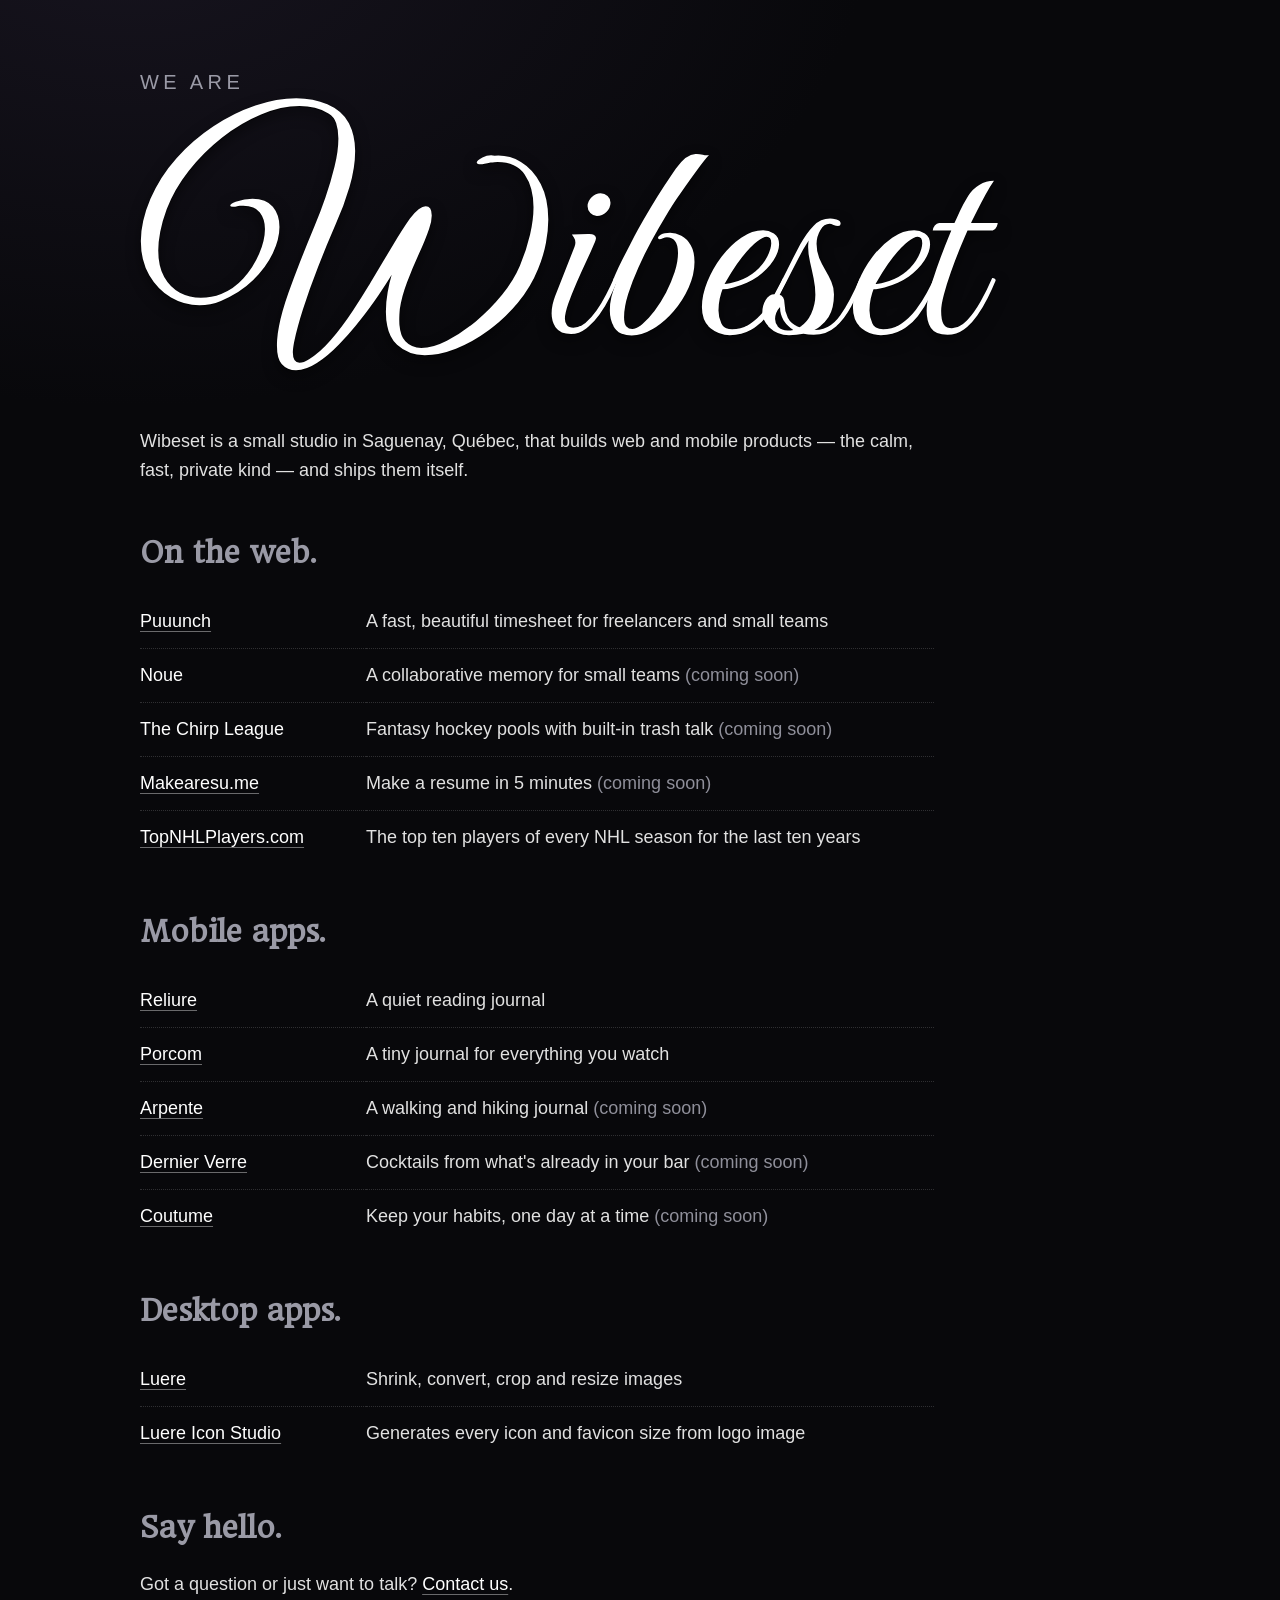
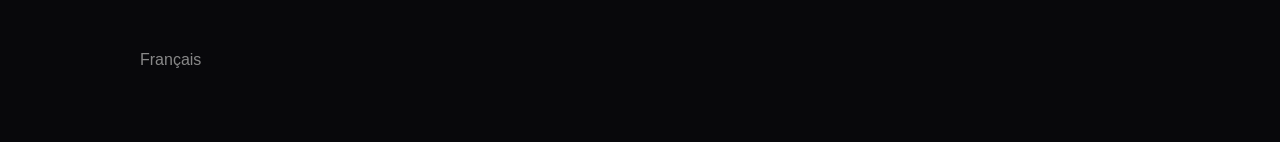
<file: index.html>
<!doctype html>
<html lang="en">
<head>
    <meta charset="utf-8">
    <title>Wibeset — Web and mobile products, built in Saguenay</title>
	<meta name="description" content="Wibeset is a small studio in Saguenay, Québec, that builds web and mobile products: Puuunch, Noue, The Chirp League, Makearesu.me, Reliure, Porcom, Arpente, Dernier Verre, Coutume, TopNHLPlayers.com, Luere and Luere Icon Studio.">
	<link href="styles.css" rel="stylesheet" type="text/css">
    <meta name="viewport" content="width=device-width, initial-scale=1">
	<meta name="theme-color" content="#08080b">
	<meta name="robots" content="index, follow, max-snippet:-1, max-image-preview:large, max-video-preview:-1">
	<link rel="canonical" href="https://wibeset.ca/">
	<link rel="alternate" hreflang="en" href="https://wibeset.ca/">
	<link rel="alternate" hreflang="fr" href="https://wibeset.ca/fr/">
	<link rel="alternate" hreflang="x-default" href="https://wibeset.ca/">

	<!-- Open Graph -->
	<meta property="og:type" content="website">
	<meta property="og:title" content="Wibeset — Web and mobile products, built in Saguenay">
	<meta property="og:description" content="Wibeset is a small studio in Saguenay, Québec, that builds web and mobile products.">
	<meta property="og:url" content="https://wibeset.ca/">
	<meta property="og:site_name" content="Wibeset">
	<meta property="og:locale" content="en_CA">
	<meta property="og:locale:alternate" content="fr_CA">
	<meta property="og:image" content="https://wibeset.ca/og.png">
	<meta property="og:image:width" content="1200">
	<meta property="og:image:height" content="630">
	<meta property="og:image:alt" content="Wibeset">

	<!-- Twitter / X Cards -->
	<meta name="twitter:card" content="summary_large_image">
	<meta name="twitter:title" content="Wibeset — Web and mobile products, built in Saguenay">
	<meta name="twitter:description" content="Wibeset is a small studio in Saguenay, Québec, that builds web and mobile products.">
	<meta name="twitter:image" content="https://wibeset.ca/og.png">

	<link rel="icon" href="/favicon.ico" sizes="any">
	<link rel="icon" type="image/png" sizes="32x32" href="/favicon-32x32.png">
	<link rel="icon" type="image/png" sizes="16x16" href="/favicon-16x16.png">
	<link rel="icon" type="image/png" sizes="48x48" href="/favicon-48x48.png">
	<link rel="apple-touch-icon" sizes="180x180" href="/apple-touch-icon.png">
	<link rel="manifest" href="/site.webmanifest">
	<link rel="llms-txt" type="text/markdown" href="/llms.txt" title="Wibeset — brief for LLMs">

	<!-- Schema.org JSON-LD -->
	<script type="application/ld+json">
	{
		"@context": "https://schema.org",
		"@graph": [
			{
				"@type": "Organization",
				"@id": "https://wibeset.ca/#organization",
				"name": "Wibeset",
				"url": "https://wibeset.ca",
				"email": "hello@wibeset.ca",
				"description": "Wibeset is a small studio in Saguenay, Québec, that builds web and mobile products.",
				"slogan": "The calm, fast, private kind.",
				"logo": {
					"@type": "ImageObject",
					"@id": "https://wibeset.ca/#logo",
					"url": "https://wibeset.ca/android-chrome-512x512.png",
					"width": 512,
					"height": 512
				},
				"image": { "@id": "https://wibeset.ca/#logo" },
				"address": {
					"@type": "PostalAddress",
					"addressLocality": "Saguenay",
					"addressRegion": "QC",
					"addressCountry": "CA"
				},
				"areaServed": [
					{ "@type": "AdministrativeArea", "name": "Québec" },
					{ "@type": "Country", "name": "Canada" }
				],
				"knowsAbout": [
					"Web development",
					"Mobile application development",
					"macOS application development"
				],
				"knowsLanguage": ["en", "fr"],
				"founder": { "@id": "https://dominicmartineau.com/#person" },
				"contactPoint": {
					"@type": "ContactPoint",
					"email": "hello@wibeset.ca",
					"contactType": "customer support",
					"availableLanguage": ["en", "fr"]
				},
				"sameAs": ["https://github.com/Wibeset"]
			},
			{
				"@type": "Person",
				"@id": "https://dominicmartineau.com/#person",
				"name": "Dominic Martineau",
				"url": "https://dominicmartineau.com"
			},
			{
				"@type": "WebSite",
				"@id": "https://wibeset.ca/#website",
				"url": "https://wibeset.ca",
				"name": "Wibeset",
				"publisher": { "@id": "https://wibeset.ca/#organization" },
				"inLanguage": ["en-CA", "fr-CA"]
			},
			{
				"@type": "WebPage",
				"@id": "https://wibeset.ca/#webpage",
				"url": "https://wibeset.ca/",
				"name": "Wibeset — Web and mobile products, built in Saguenay",
				"isPartOf": { "@id": "https://wibeset.ca/#website" },
				"about": { "@id": "https://wibeset.ca/#organization" },
				"inLanguage": "en-CA",
				"dateModified": "2026-11-19"
			},
			{
				"@type": "WebApplication",
				"@id": "https://wibeset.ca/#puuunch",
				"name": "Puuunch",
				"url": "https://puuun.ch/",
				"description": "A fast, beautiful timesheet for freelancers and small teams. Log time, review the week, and send it for approval.",
				"applicationCategory": "BusinessApplication",
				"creator": { "@id": "https://wibeset.ca/#organization" },
				"publisher": { "@id": "https://wibeset.ca/#organization" }
			},
			{
				"@type": "WebApplication",
				"@id": "https://wibeset.ca/#noue",
				"name": "Noue",
				"description": "A collaborative memory for small teams — one interaction, one note. Not a CRM. Not released yet.",
				"applicationCategory": "BusinessApplication",
				"creator": { "@id": "https://wibeset.ca/#organization" },
				"publisher": { "@id": "https://wibeset.ca/#organization" }
			},
			{
				"@type": "WebApplication",
				"@id": "https://wibeset.ca/#the-chirp-league",
				"name": "The Chirp League",
				"description": "Fantasy hockey pools with built-in trash talk: draft real NHL players, track live standings, and chirp your rivals. Not released yet.",
				"applicationCategory": "GameApplication",
				"creator": { "@id": "https://wibeset.ca/#organization" },
				"publisher": { "@id": "https://wibeset.ca/#organization" }
			},
			{
				"@type": "WebApplication",
				"@id": "https://wibeset.ca/#makearesu",
				"name": "Makearesu.me",
				"url": "https://makearesu.me",
				"description": "Make a resume in 5 minutes. Not released yet.",
				"applicationCategory": "BusinessApplication",
				"creator": { "@id": "https://wibeset.ca/#organization" },
				"publisher": { "@id": "https://wibeset.ca/#organization" }
			},
			{
				"@type": "MobileApplication",
				"@id": "https://wibeset.ca/#reliure",
				"name": "Reliure",
				"url": "https://reliure.me",
				"description": "A quiet reading journal for iPhone: keep every book, know where you are, remember what moved you.",
				"applicationCategory": "LifestyleApplication",
				"operatingSystem": "iOS",
				"creator": { "@id": "https://wibeset.ca/#organization" },
				"publisher": { "@id": "https://wibeset.ca/#organization" }
			},
			{
				"@type": "MobileApplication",
				"@id": "https://wibeset.ca/#porcom",
				"name": "Porcom",
				"url": "https://porcom.app",
				"description": "A tiny journal for everything you watch: log movies and TV shows on iPhone, with posters, trailers, episodes, verdicts and stats. Free, no account, no ads.",
				"applicationCategory": "EntertainmentApplication",
				"operatingSystem": "iOS",
				"creator": { "@id": "https://wibeset.ca/#organization" },
				"publisher": { "@id": "https://wibeset.ca/#organization" }
			},
			{
				"@type": "MobileApplication",
				"@id": "https://wibeset.ca/#arpente",
				"name": "Arpente",
				"url": "https://arpente.app",
				"description": "A walking and hiking journal for iPhone: keep every walk and hike with its map, its numbers and a few words about the day. Not a performance app. Not released yet.",
				"applicationCategory": "HealthApplication",
				"operatingSystem": "iOS",
				"creator": { "@id": "https://wibeset.ca/#organization" },
				"publisher": { "@id": "https://wibeset.ca/#organization" }
			},
			{
				"@type": "MobileApplication",
				"@id": "https://wibeset.ca/#dernierverre",
				"name": "Dernier Verre",
				"url": "https://dernierverre.app",
				"description": "A free cocktail app for iPhone with 52 recipes: tick what's in your bar and mix tonight's drink with exact measures. No account, no ads, works offline. Not released yet.",
				"applicationCategory": "LifestyleApplication",
				"operatingSystem": "iOS",
				"creator": { "@id": "https://wibeset.ca/#organization" },
				"publisher": { "@id": "https://wibeset.ca/#organization" }
			},
			{
				"@type": "MobileApplication",
				"@id": "https://wibeset.ca/#coutume",
				"name": "Coutume",
				"url": "https://coutume.app",
				"description": "A free habit tracker for iPhone: habits to build fill a ring, habits to quit are kept by default and only slips are logged. One tap to log, Apple Health fills in steps, exercise, mindful minutes and water. No account, no ads. Not released yet.",
				"applicationCategory": "HealthApplication",
				"operatingSystem": "iOS",
				"creator": { "@id": "https://wibeset.ca/#organization" },
				"publisher": { "@id": "https://wibeset.ca/#organization" }
			},
			{
				"@type": "WebApplication",
				"@id": "https://wibeset.ca/#topnhlplayers",
				"name": "TopNHLPlayers.com",
				"url": "https://topnhlplayers.com",
				"description": "The top ten players of every NHL season for the last ten years, ranked season by season.",
				"applicationCategory": "SportsApplication",
				"creator": { "@id": "https://wibeset.ca/#organization" },
				"publisher": { "@id": "https://wibeset.ca/#organization" }
			},
			{
				"@type": "SoftwareApplication",
				"@id": "https://wibeset.ca/#luere",
				"name": "Luere",
				"url": "https://luere.app",
				"description": "A free, native macOS app to shrink, convert, crop and resize images, with a live before/after preview. Everything runs on the user's Mac; nothing is uploaded.",
				"applicationCategory": "MultimediaApplication",
				"operatingSystem": "macOS 26 or later",
				"isAccessibleForFree": true,
				"offers": { "@type": "Offer", "price": "0", "priceCurrency": "CAD" },
				"creator": { "@id": "https://wibeset.ca/#organization" },
				"publisher": { "@id": "https://wibeset.ca/#organization" }
			},
			{
				"@type": "SoftwareApplication",
				"@id": "https://wibeset.ca/#luere-icon-studio",
				"name": "Luere Icon Studio",
				"url": "https://luere.app/icon-studio/",
				"description": "A free, native macOS app that turns one logo into every icon and favicon size for web, macOS, iOS, Android, Windows, Linux, Steam and more. Everything runs on the user's Mac.",
				"applicationCategory": "DeveloperApplication",
				"operatingSystem": "macOS 14 or later",
				"isAccessibleForFree": true,
				"offers": { "@type": "Offer", "price": "0", "priceCurrency": "CAD" },
				"creator": { "@id": "https://wibeset.ca/#organization" },
				"publisher": { "@id": "https://wibeset.ca/#organization" }
			}
		]
	}
	</script>
</head>
<body>

	<main>
	<article>
		<section id="about">
			<header>
				<h1 aria-label="Wibeset">
					<span class="we-are">We are</span>
					<span class="wordmark">Wibeset</span>
				</h1>
			</header>
			<p>
				Wibeset is a small studio in Saguenay, Québec, that builds web and mobile products — the calm, fast, private kind — and ships them itself.
			</p>
		</section>
		<section id="web">
			<header>
				<h2>On the web.</h2>
			</header>
			<table class="projects">
				<tbody>
					<tr>
						<td class="name"><a href="https://puuun.ch/" target="_blank" rel="noopener noreferrer">Puuunch</a></td>
						<td>A fast, beautiful timesheet for freelancers and small teams</td>
					</tr>
					<tr>
						<td class="name">Noue</td>
						<td>A collaborative memory for small teams <span class="soon">(coming soon)</span></td>
					</tr>
					<tr>
						<td class="name">The Chirp League</td>
						<td>Fantasy hockey pools with built-in trash talk <span class="soon">(coming soon)</span></td>
					</tr>
					<tr>
						<td class="name"><a href="https://makearesu.me" target="_blank" rel="noopener noreferrer">Makearesu.me</a></td>
						<td>Make a resume in 5 minutes <span class="soon">(coming soon)</span></td>
					</tr>
					<tr>
						<td class="name"><a href="https://topnhlplayers.com" target="_blank" rel="noopener noreferrer">TopNHLPlayers.com</a></td>
						<td>The top ten players of every NHL season for the last ten years</td>
					</tr>
				</tbody>
			</table>
		</section>
		<section id="mobile">
			<header>
				<h2>Mobile apps.</h2>
			</header>
			<table class="projects">
				<tbody>
					<tr>
						<td class="name"><a href="https://reliure.me" target="_blank" rel="noopener noreferrer">Reliure</a></td>
						<td>A quiet reading journal</td>
					</tr>
					<tr>
						<td class="name"><a href="https://porcom.app" target="_blank" rel="noopener noreferrer">Porcom</a></td>
						<td>A tiny journal for everything you watch</td>
					</tr>
					<tr>
						<td class="name"><a href="https://arpente.app" target="_blank" rel="noopener noreferrer">Arpente</a></td>
						<td>A walking and hiking journal <span class="soon">(coming soon)</span></td>
					</tr>
					<tr>
						<td class="name"><a href="https://dernierverre.app" target="_blank" rel="noopener noreferrer">Dernier Verre</a></td>
						<td>Cocktails from what's already in your bar <span class="soon">(coming soon)</span></td>
					</tr>
					<tr>
						<td class="name"><a href="https://coutume.app" target="_blank" rel="noopener noreferrer">Coutume</a></td>
						<td>Keep your habits, one day at a time <span class="soon">(coming soon)</span></td>
					</tr>
				</tbody>
			</table>
		</section>
		<section id="desktop">
			<header>
				<h2>Desktop apps.</h2>
			</header>
			<table class="projects">
				<tbody>
					<tr>
						<td class="name"><a href="https://luere.app" target="_blank" rel="noopener noreferrer">Luere</a></td>
						<td>Shrink, convert, crop and resize images</td>
					</tr>
					<tr>
						<td class="name"><a href="https://luere.app/icon-studio/" target="_blank" rel="noopener noreferrer">Luere Icon Studio</a></td>
						<td>Generates every icon and favicon size from logo image</td>
					</tr>
				</tbody>
			</table>
		</section>
		<section class="contact" id="contact">
			<header>
				<h2>Say hello.</h2>
			</header>
			<p>
				Got a question or just want to talk? <a href="mailto:hello@wibeset.ca">Contact us</a>.
			</p>
		</section>
		<footer>
			<a href="fr/" hreflang="fr" lang="fr">Français</a>
		</footer>
	</article>
	</main>

	<!-- Cloudflare Web Analytics -->
	<script type="module" src="https://static.cloudflareinsights.com/beacon.min.js" data-cf-beacon='{"token": "d233f06644f64e12b98091caa2d2cecb"}'></script>
	<!-- End Cloudflare Web Analytics -->

</body>
</html>
</file>
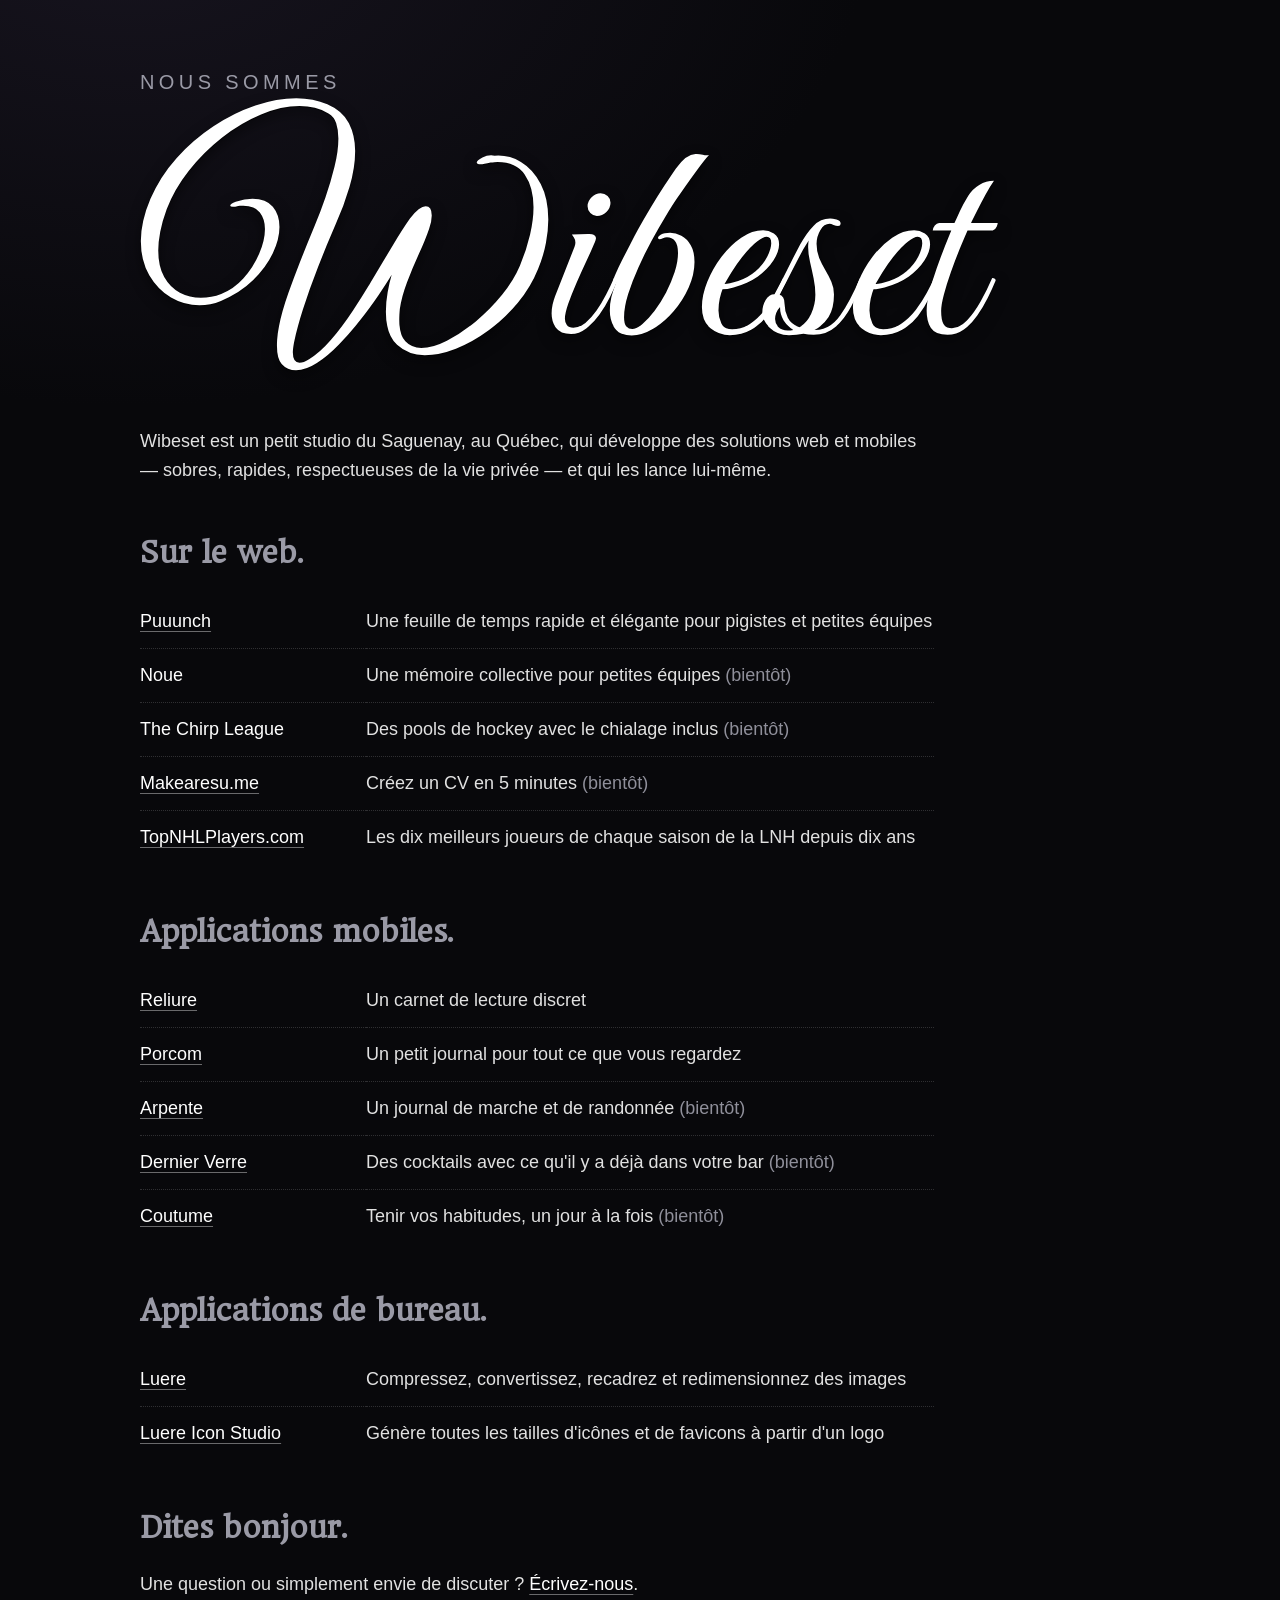
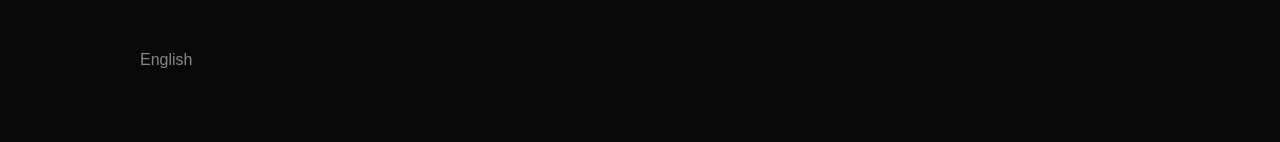
<file: fr/index.html>
<!doctype html>
<html lang="fr">
<head>
    <meta charset="utf-8">
    <title>Wibeset — Solutions web et mobiles, conçues au Saguenay</title>
	<meta name="description" content="Wibeset est un petit studio du Saguenay, au Québec, qui développe des solutions web et mobiles : Puuunch, Noue, The Chirp League, Makearesu.me, Reliure, Porcom, Arpente, Dernier Verre, Coutume, TopNHLPlayers.com, Luere et Luere Icon Studio.">
	<link href="../styles.css" rel="stylesheet" type="text/css">
    <meta name="viewport" content="width=device-width, initial-scale=1">
	<meta name="theme-color" content="#08080b">
	<meta name="robots" content="index, follow, max-snippet:-1, max-image-preview:large, max-video-preview:-1">
	<link rel="canonical" href="https://wibeset.ca/fr/">
	<link rel="alternate" hreflang="en" href="https://wibeset.ca/">
	<link rel="alternate" hreflang="fr" href="https://wibeset.ca/fr/">
	<link rel="alternate" hreflang="x-default" href="https://wibeset.ca/">

	<!-- Open Graph -->
	<meta property="og:type" content="website">
	<meta property="og:title" content="Wibeset — Solutions web et mobiles, conçues au Saguenay">
	<meta property="og:description" content="Wibeset est un petit studio du Saguenay, au Québec, qui développe des solutions web et mobiles.">
	<meta property="og:url" content="https://wibeset.ca/fr/">
	<meta property="og:site_name" content="Wibeset">
	<meta property="og:locale" content="fr_CA">
	<meta property="og:locale:alternate" content="en_CA">
	<meta property="og:image" content="https://wibeset.ca/og.png">
	<meta property="og:image:width" content="1200">
	<meta property="og:image:height" content="630">
	<meta property="og:image:alt" content="Wibeset">

	<!-- Twitter / X Cards -->
	<meta name="twitter:card" content="summary_large_image">
	<meta name="twitter:title" content="Wibeset — Solutions web et mobiles, conçues au Saguenay">
	<meta name="twitter:description" content="Wibeset est un petit studio du Saguenay, au Québec, qui développe des solutions web et mobiles.">
	<meta name="twitter:image" content="https://wibeset.ca/og.png">

	<link rel="icon" href="/favicon.ico" sizes="any">
	<link rel="icon" type="image/png" sizes="32x32" href="/favicon-32x32.png">
	<link rel="icon" type="image/png" sizes="16x16" href="/favicon-16x16.png">
	<link rel="icon" type="image/png" sizes="48x48" href="/favicon-48x48.png">
	<link rel="apple-touch-icon" sizes="180x180" href="/apple-touch-icon.png">
	<link rel="manifest" href="/site.webmanifest">
	<link rel="llms-txt" type="text/markdown" href="/llms.txt" title="Wibeset — brief for LLMs">

	<!-- Schema.org JSON-LD -->
	<script type="application/ld+json">
	{
		"@context": "https://schema.org",
		"@graph": [
			{
				"@type": "Organization",
				"@id": "https://wibeset.ca/#organization",
				"name": "Wibeset",
				"url": "https://wibeset.ca",
				"email": "hello@wibeset.ca",
				"description": "Wibeset est un petit studio du Saguenay, au Québec, qui développe des solutions web et mobiles.",
				"slogan": "Sobres, rapides, respectueuses de la vie privée.",
				"logo": {
					"@type": "ImageObject",
					"@id": "https://wibeset.ca/#logo",
					"url": "https://wibeset.ca/android-chrome-512x512.png",
					"width": 512,
					"height": 512
				},
				"image": { "@id": "https://wibeset.ca/#logo" },
				"address": {
					"@type": "PostalAddress",
					"addressLocality": "Saguenay",
					"addressRegion": "QC",
					"addressCountry": "CA"
				},
				"areaServed": [
					{ "@type": "AdministrativeArea", "name": "Québec" },
					{ "@type": "Country", "name": "Canada" }
				],
				"knowsAbout": [
					"Développement web",
					"Développement d'applications mobiles",
					"Développement d'applications macOS"
				],
				"knowsLanguage": ["fr", "en"],
				"founder": { "@id": "https://dominicmartineau.com/#person" },
				"contactPoint": {
					"@type": "ContactPoint",
					"email": "hello@wibeset.ca",
					"contactType": "customer support",
					"availableLanguage": ["fr", "en"]
				},
				"sameAs": ["https://github.com/Wibeset"]
			},
			{
				"@type": "Person",
				"@id": "https://dominicmartineau.com/#person",
				"name": "Dominic Martineau",
				"url": "https://dominicmartineau.com"
			},
			{
				"@type": "WebSite",
				"@id": "https://wibeset.ca/#website",
				"url": "https://wibeset.ca",
				"name": "Wibeset",
				"publisher": { "@id": "https://wibeset.ca/#organization" },
				"inLanguage": ["en-CA", "fr-CA"]
			},
			{
				"@type": "WebPage",
				"@id": "https://wibeset.ca/fr/#webpage",
				"url": "https://wibeset.ca/fr/",
				"name": "Wibeset — Solutions web et mobiles, conçues au Saguenay",
				"isPartOf": { "@id": "https://wibeset.ca/#website" },
				"about": { "@id": "https://wibeset.ca/#organization" },
				"inLanguage": "fr-CA",
				"dateModified": "2026-11-19"
			},
			{
				"@type": "WebApplication",
				"@id": "https://wibeset.ca/#puuunch",
				"name": "Puuunch",
				"url": "https://puuun.ch/",
				"description": "Une feuille de temps rapide et élégante pour pigistes et petites équipes.",
				"applicationCategory": "BusinessApplication",
				"creator": { "@id": "https://wibeset.ca/#organization" },
				"publisher": { "@id": "https://wibeset.ca/#organization" }
			},
			{
				"@type": "WebApplication",
				"@id": "https://wibeset.ca/#noue",
				"name": "Noue",
				"description": "Une mémoire collective pour petites équipes — une interaction, une note. Pas un CRM. Pas encore sortie.",
				"applicationCategory": "BusinessApplication",
				"creator": { "@id": "https://wibeset.ca/#organization" },
				"publisher": { "@id": "https://wibeset.ca/#organization" }
			},
			{
				"@type": "WebApplication",
				"@id": "https://wibeset.ca/#the-chirp-league",
				"name": "The Chirp League",
				"description": "Des pools de hockey avec le chialage inclus : repêchez de vrais joueurs de la LNH, suivez le classement en direct et chialez contre vos rivaux. Pas encore sortie.",
				"applicationCategory": "GameApplication",
				"creator": { "@id": "https://wibeset.ca/#organization" },
				"publisher": { "@id": "https://wibeset.ca/#organization" }
			},
			{
				"@type": "WebApplication",
				"@id": "https://wibeset.ca/#makearesu",
				"name": "Makearesu.me",
				"url": "https://makearesu.me",
				"description": "Créez un CV en 5 minutes. Pas encore sortie.",
				"applicationCategory": "BusinessApplication",
				"creator": { "@id": "https://wibeset.ca/#organization" },
				"publisher": { "@id": "https://wibeset.ca/#organization" }
			},
			{
				"@type": "MobileApplication",
				"@id": "https://wibeset.ca/#reliure",
				"name": "Reliure",
				"url": "https://reliure.me",
				"description": "Un carnet de lecture discret pour iPhone : gardez chaque livre, sachez où vous en êtes, souvenez-vous de ce qui vous a marqué.",
				"applicationCategory": "LifestyleApplication",
				"operatingSystem": "iOS",
				"creator": { "@id": "https://wibeset.ca/#organization" },
				"publisher": { "@id": "https://wibeset.ca/#organization" }
			},
			{
				"@type": "MobileApplication",
				"@id": "https://wibeset.ca/#porcom",
				"name": "Porcom",
				"url": "https://porcom.app",
				"description": "Un petit journal pour tout ce que vous regardez : notez vos films et séries sur iPhone, avec affiches, bandes-annonces, épisodes, verdicts et statistiques. Gratuit, sans compte, sans pub.",
				"applicationCategory": "EntertainmentApplication",
				"operatingSystem": "iOS",
				"creator": { "@id": "https://wibeset.ca/#organization" },
				"publisher": { "@id": "https://wibeset.ca/#organization" }
			},
			{
				"@type": "MobileApplication",
				"@id": "https://wibeset.ca/#arpente",
				"name": "Arpente",
				"url": "https://arpente.app",
				"description": "Un journal de marche et de randonnée pour iPhone : gardez chaque sortie avec sa carte, ses chiffres et quelques mots sur la journée. Pas une app de performance. Pas encore sortie.",
				"applicationCategory": "HealthApplication",
				"operatingSystem": "iOS",
				"creator": { "@id": "https://wibeset.ca/#organization" },
				"publisher": { "@id": "https://wibeset.ca/#organization" }
			},
			{
				"@type": "MobileApplication",
				"@id": "https://wibeset.ca/#dernierverre",
				"name": "Dernier Verre",
				"url": "https://dernierverre.app",
				"description": "Une app de cocktails gratuite pour iPhone, avec 52 recettes : cochez votre bar et préparez le cocktail de ce soir, dosé au millilitre près. Sans compte, sans pub, fonctionne hors ligne. Pas encore sortie.",
				"applicationCategory": "LifestyleApplication",
				"operatingSystem": "iOS",
				"creator": { "@id": "https://wibeset.ca/#organization" },
				"publisher": { "@id": "https://wibeset.ca/#organization" }
			},
			{
				"@type": "MobileApplication",
				"@id": "https://wibeset.ca/#coutume",
				"name": "Coutume",
				"url": "https://coutume.app",
				"description": "Une app gratuite pour suivre vos habitudes sur iPhone : les bonnes remplissent un anneau, les mauvaises sont tenues d'office et on ne note que les rechutes. Un toucher pour noter, et Santé remplit les pas, l'exercice, la pleine conscience et l'eau. Sans compte, sans pub. Pas encore sortie.",
				"applicationCategory": "HealthApplication",
				"operatingSystem": "iOS",
				"creator": { "@id": "https://wibeset.ca/#organization" },
				"publisher": { "@id": "https://wibeset.ca/#organization" }
			},
			{
				"@type": "WebApplication",
				"@id": "https://wibeset.ca/#topnhlplayers",
				"name": "TopNHLPlayers.com",
				"url": "https://topnhlplayers.com",
				"description": "Les dix meilleurs joueurs de chaque saison de la LNH depuis dix ans, saison par saison.",
				"applicationCategory": "SportsApplication",
				"creator": { "@id": "https://wibeset.ca/#organization" },
				"publisher": { "@id": "https://wibeset.ca/#organization" }
			},
			{
				"@type": "SoftwareApplication",
				"@id": "https://wibeset.ca/#luere",
				"name": "Luere",
				"url": "https://luere.app/fr/",
				"description": "Une application macOS native et gratuite pour compresser, convertir, recadrer et redimensionner des images, avec un aperçu avant/après en direct. Tout se passe sur le Mac ; rien n'est téléversé.",
				"applicationCategory": "MultimediaApplication",
				"operatingSystem": "macOS 26 ou plus récent",
				"isAccessibleForFree": true,
				"offers": { "@type": "Offer", "price": "0", "priceCurrency": "CAD" },
				"creator": { "@id": "https://wibeset.ca/#organization" },
				"publisher": { "@id": "https://wibeset.ca/#organization" }
			},
			{
				"@type": "SoftwareApplication",
				"@id": "https://wibeset.ca/#luere-icon-studio",
				"name": "Luere Icon Studio",
				"url": "https://luere.app/fr/icon-studio/",
				"description": "Une application macOS native et gratuite qui transforme un seul logo en toutes les tailles d'icônes et de favicons pour le web, macOS, iOS, Android, Windows, Linux, Steam et plus.",
				"applicationCategory": "DeveloperApplication",
				"operatingSystem": "macOS 14 ou plus récent",
				"isAccessibleForFree": true,
				"offers": { "@type": "Offer", "price": "0", "priceCurrency": "CAD" },
				"creator": { "@id": "https://wibeset.ca/#organization" },
				"publisher": { "@id": "https://wibeset.ca/#organization" }
			}
		]
	}
	</script>
</head>
<body>

	<main>
	<article>
		<section id="about">
			<header>
				<h1 aria-label="Wibeset">
					<span class="we-are">Nous sommes</span>
					<span class="wordmark">Wibeset</span>
				</h1>
			</header>
			<p>
				Wibeset est un petit studio du Saguenay, au Québec, qui développe des solutions web et mobiles — sobres, rapides, respectueuses de la vie privée — et qui les lance lui-même.
			</p>
		</section>
		<section id="web">
			<header>
				<h2>Sur le web.</h2>
			</header>
			<table class="projects">
				<tbody>
					<tr>
						<td class="name"><a href="https://puuun.ch/" target="_blank" rel="noopener noreferrer">Puuunch</a></td>
						<td>Une feuille de temps rapide et élégante pour pigistes et petites équipes</td>
					</tr>
					<tr>
						<td class="name">Noue</td>
						<td>Une mémoire collective pour petites équipes <span class="soon">(bientôt)</span></td>
					</tr>
					<tr>
						<td class="name">The Chirp League</td>
						<td>Des pools de hockey avec le chialage inclus <span class="soon">(bientôt)</span></td>
					</tr>
					<tr>
						<td class="name"><a href="https://makearesu.me" target="_blank" rel="noopener noreferrer">Makearesu.me</a></td>
						<td>Créez un CV en 5 minutes <span class="soon">(bientôt)</span></td>
					</tr>
					<tr>
						<td class="name"><a href="https://topnhlplayers.com" target="_blank" rel="noopener noreferrer">TopNHLPlayers.com</a></td>
						<td>Les dix meilleurs joueurs de chaque saison de la LNH depuis dix ans</td>
					</tr>
				</tbody>
			</table>
		</section>
		<section id="mobile">
			<header>
				<h2>Applications mobiles.</h2>
			</header>
			<table class="projects">
				<tbody>
					<tr>
						<td class="name"><a href="https://reliure.me" target="_blank" rel="noopener noreferrer">Reliure</a></td>
						<td>Un carnet de lecture discret</td>
					</tr>
					<tr>
						<td class="name"><a href="https://porcom.app" target="_blank" rel="noopener noreferrer">Porcom</a></td>
						<td>Un petit journal pour tout ce que vous regardez</td>
					</tr>
					<tr>
						<td class="name"><a href="https://arpente.app" target="_blank" rel="noopener noreferrer">Arpente</a></td>
						<td>Un journal de marche et de randonnée <span class="soon">(bientôt)</span></td>
					</tr>
					<tr>
						<td class="name"><a href="https://dernierverre.app" target="_blank" rel="noopener noreferrer">Dernier Verre</a></td>
						<td>Des cocktails avec ce qu'il y a déjà dans votre bar <span class="soon">(bientôt)</span></td>
					</tr>
					<tr>
						<td class="name"><a href="https://coutume.app" target="_blank" rel="noopener noreferrer">Coutume</a></td>
						<td>Tenir vos habitudes, un jour à la fois <span class="soon">(bientôt)</span></td>
					</tr>
				</tbody>
			</table>
		</section>
		<section id="desktop">
			<header>
				<h2>Applications de bureau.</h2>
			</header>
			<table class="projects">
				<tbody>
					<tr>
						<td class="name"><a href="https://luere.app/fr/" target="_blank" rel="noopener noreferrer">Luere</a></td>
						<td>Compressez, convertissez, recadrez et redimensionnez des images</td>
					</tr>
					<tr>
						<td class="name"><a href="https://luere.app/fr/icon-studio/" target="_blank" rel="noopener noreferrer">Luere Icon Studio</a></td>
						<td>Génère toutes les tailles d'icônes et de favicons à partir d'un logo</td>
					</tr>
				</tbody>
			</table>
		</section>
		<section class="contact" id="contact">
			<header>
				<h2>Dites bonjour.</h2>
			</header>
			<p>
				Une question ou simplement envie de discuter ? <a href="mailto:hello@wibeset.ca">Écrivez-nous</a>.
			</p>
		</section>
		<footer>
			<a href="../" hreflang="en" lang="en">English</a>
		</footer>
	</article>
	</main>

	<!-- Cloudflare Web Analytics -->
	<script type="module" src="https://static.cloudflareinsights.com/beacon.min.js" data-cf-beacon='{"token": "d233f06644f64e12b98091caa2d2cecb"}'></script>
	<!-- End Cloudflare Web Analytics -->

</body>
</html>
</file>
<file: styles.css>
/*	Fonts
	------	*/

@font-face {
	font-family: 'Headland One';
	font-style: normal;
	font-weight: 400;
	font-display: swap;
	src: url('fonts/headland-one-latin.woff2') format('woff2');
	unicode-range: U+0000-00FF, U+0131, U+0152-0153, U+02BB-02BC, U+02C6, U+02DA, U+02DC, U+0304, U+0308, U+0329, U+2000-206F, U+20AC, U+2122, U+2191, U+2193, U+2212, U+2215, U+FEFF, U+FFFD;
}
@font-face {
	font-family: 'Headland One';
	font-style: normal;
	font-weight: 400;
	font-display: swap;
	src: url('fonts/headland-one-latin-ext.woff2') format('woff2');
	unicode-range: U+0100-02BA, U+02BD-02C5, U+02C7-02CC, U+02CE-02D7, U+02DD-02FF, U+0304, U+0308, U+0329, U+1D00-1DBF, U+1E00-1E9F, U+1EF2-1EFF, U+2020, U+20A0-20AB, U+20AD-20C0, U+2113, U+2C60-2C7F, U+A720-A7FF;
}

@font-face {
	font-family: 'Great Vibes';
	font-style: normal;
	font-weight: 400;
	font-display: swap;
	src: url('fonts/great-vibes-latin.woff2') format('woff2');
	unicode-range: U+0000-00FF, U+0131, U+0152-0153, U+02BB-02BC, U+02C6, U+02DA, U+02DC, U+0304, U+0308, U+0329, U+2000-206F, U+20AC, U+2122, U+2191, U+2193, U+2212, U+2215, U+FEFF, U+FFFD;
}
@font-face {
	font-family: 'Great Vibes';
	font-style: normal;
	font-weight: 400;
	font-display: swap;
	src: url('fonts/great-vibes-latin-ext.woff2') format('woff2');
	unicode-range: U+0100-02BA, U+02BD-02C5, U+02C7-02CC, U+02CE-02D7, U+02DD-02FF, U+0304, U+0308, U+0329, U+1D00-1DBF, U+1E00-1E9F, U+1EF2-1EFF, U+2020, U+20A0-20AB, U+20AD-20C0, U+2113, U+2C60-2C7F, U+A720-A7FF;
}

/*	Resets
	------	*/

html, body, div, span, object, iframe, h1, h2, h3, h4, h5, h6,
p, blockquote, pre, a, abbr, address, cite, code, del, dfn, em,
img, ins, kbd, q, samp, small, strong, sub, sup, var, b, i, hr,
dl, dt, dd, ol, ul, li, fieldset, form, label, legend,
table, caption, tbody, tfoot, thead, tr, th, td,
article, aside, canvas, details, figure, figcaption, hgroup,
menu, footer, header, nav, section, summary, time, mark, audio, video {
	margin: 0;
	padding: 0;
	border: 0;
}

article, aside, canvas, figure, figure img, figcaption, hgroup,
footer, header, nav, section, audio, video {
	display: block;
}

a, .disabled-link {
	color: #fff;
	text-decoration: underline;
	transition: all 0.3s ease 0s;
}
a:hover {
	text-decoration: underline;
}
a:focus-visible {
	outline: 2px solid #5f27cd;
	outline-offset: 3px;
	border-radius: 1px;
}

ul {
  	list-style: none;
}

.closed {
	text-decoration: line-through !important;
}

/* Default layout */

html, body {
	height: 100%;
}

body {
  	padding: 0;
  	font-family: helvetica, arial, sans-serif;
	font-size: 18px;
	font-weight: normal;
	color: #e1e1e1;
	/* Ink: near-black with one soft, cool bloom in the top-left corner. */
	background: radial-gradient(1200px 800px at 10% -10%, #17141f, transparent 62%) no-repeat #08080b;
	background-attachment: fixed;
}

article {
	padding: 40px 24px;
}

@media screen and (min-width: 810px) {

	article {
		padding: 64px;
	}
}

@media screen and (min-width: 1100px) {

	article {
		padding: 72px 140px;
	}
}

section:not(:last-child) {
	margin-bottom: 50px;
}

/* Entrance animation */

@keyframes rise {
	from { opacity: 0; transform: translateY(12px); }
	to   { opacity: 1; transform: translateY(0); }
}

section {
	animation: rise 0.6s ease-out both;
}
section:nth-child(1) { animation-delay: 0.05s; }
section:nth-child(2) { animation-delay: 0.20s; }
section:nth-child(3) { animation-delay: 0.35s; }
section:nth-child(4) { animation-delay: 0.50s; }
section:nth-child(5) { animation-delay: 0.65s; }

@media (prefers-reduced-motion: reduce) {
	section { animation: none; }
}

footer {
	margin-top: 40px;
}
footer a {
	color: #888888;
	font-size: 16px;
	text-decoration: none;
	transition: filter 0.25s ease;
}
footer a:hover {
	filter: brightness(1.4);
	text-decoration: none;
}

/* Hero */

h1 {
	margin-bottom: 25px;
	color: #fff;
	font-family: "Headland One", helvetica, arial, serif;
	font-size: 36px;
	line-height: 1;
}
.we-are {
	display: block;
	margin-bottom: 0;
	font-family: helvetica, arial, sans-serif;
	font-size: 18px;
	font-weight: normal;
	letter-spacing: 0.22em;
	text-transform: uppercase;
	color: #9a9aa6;
}
.wordmark {
	display: block;
	font-family: "Great Vibes", "Snell Roundhand", "Apple Chancery", cursive;
	font-weight: 400;
	/* Scales to the article's inner width (viewport minus the padding of the
	   matching breakpoint below), capped so it never gets silly on wide screens. */
	font-size: min(calc((100vw - 48px) / 3.05), 290px);
	/* The W opens 0.017em to the left of the line origin, so without this the
	   swash hangs outside the text column and reads as clipped. */
	padding-left: 0.02em;
	line-height: 0.92;
	/* A hair of depth: tight enough that the thin strokes keep their edge. */
	text-shadow: 0 1px 1px rgba(0, 0, 0, 0.85), 0 6px 14px rgba(0, 0, 0, 0.5);
	/* Great Vibes' W opens with a swash that climbs above the cap line, so the
	   wordmark needs to sit a touch lower or the loop crosses "We are". The gap
	   still reads tight, because that swash fills it. */
	margin-top: 0.15em;
}

@media screen and (min-width: 810px) {

	.we-are {
		font-size: 20px;
	}
	.wordmark {
		font-size: min(calc((100vw - 128px) / 3.05), 290px);
	}
}

@media screen and (min-width: 1100px) {

	.wordmark {
		font-size: min(calc((100vw - 280px) / 3.05), 290px);
	}
}

h2 {
	margin-bottom: 25px;
	font-size: 28px;
	/* Muted to the same tone as the "We are" label, so the section headings read
	   as quiet signposts rather than competing with the body copy. */
	color: #9a9aa6;
	font-family: "Headland One", helvetica, arial, serif;
}

p {
	margin-bottom: 15px;
	line-height: 1.6;
	max-width: 794px;
}
/* Projects table — two columns, no header, a hairline between rows */
.projects {
	width: 100%;
	max-width: 794px;
	border-collapse: collapse;
}
.projects td {
	padding: 13px 0;
	line-height: 1.5;
	vertical-align: top;
	border-bottom: 1px dotted rgba(255, 255, 255, 0.16);
}
.projects tr:last-child td {
	border-bottom: 0;
}
.projects .name {
	padding-right: 28px;
	white-space: nowrap;
	color: #fff;
	/* One fixed name column for every projects table, so the descriptions line
	   up from section to section. Sized for the longest name
	   (TopNHLPlayers.com, ~164px at 18px Helvetica) plus the 28px gutter. */
	width: 11em;
}

@media screen and (max-width: 600px) {

	/* Too narrow for a nowrap name column beside a full description — stack the
	   two cells and keep the hairline on the pair. */
	.projects td {
		display: block;
		border-bottom: 0;
		padding: 0;
	}
	.projects .name {
		/* nowrap stays: a project name never breaks across lines. */
		width: auto;
		padding-right: 0;
		padding-top: 13px;
	}
	.projects tr td:last-child {
		padding-bottom: 13px;
		border-bottom: 1px dotted rgba(255, 255, 255, 0.16);
	}
	.projects tr:last-child td:last-child {
		border-bottom: 0;
	}
}

/* Links are marked by their underline, not by colour */
p a,
.projects a {
	color: #fff;
	text-decoration: underline;
	text-decoration-thickness: 1px;
	text-decoration-color: rgba(255, 255, 255, 0.4);
	text-underline-offset: 4px;
	transition: text-decoration-color 0.25s ease;
}
p a:hover,
.projects a:hover {
	text-decoration: underline;
	text-decoration-color: #fff;
}

/* "(coming soon)" — plain muted text at the end of the line, not a badge */
.soon {
	color: #8f8f9a;
	white-space: nowrap;
}
</file>
